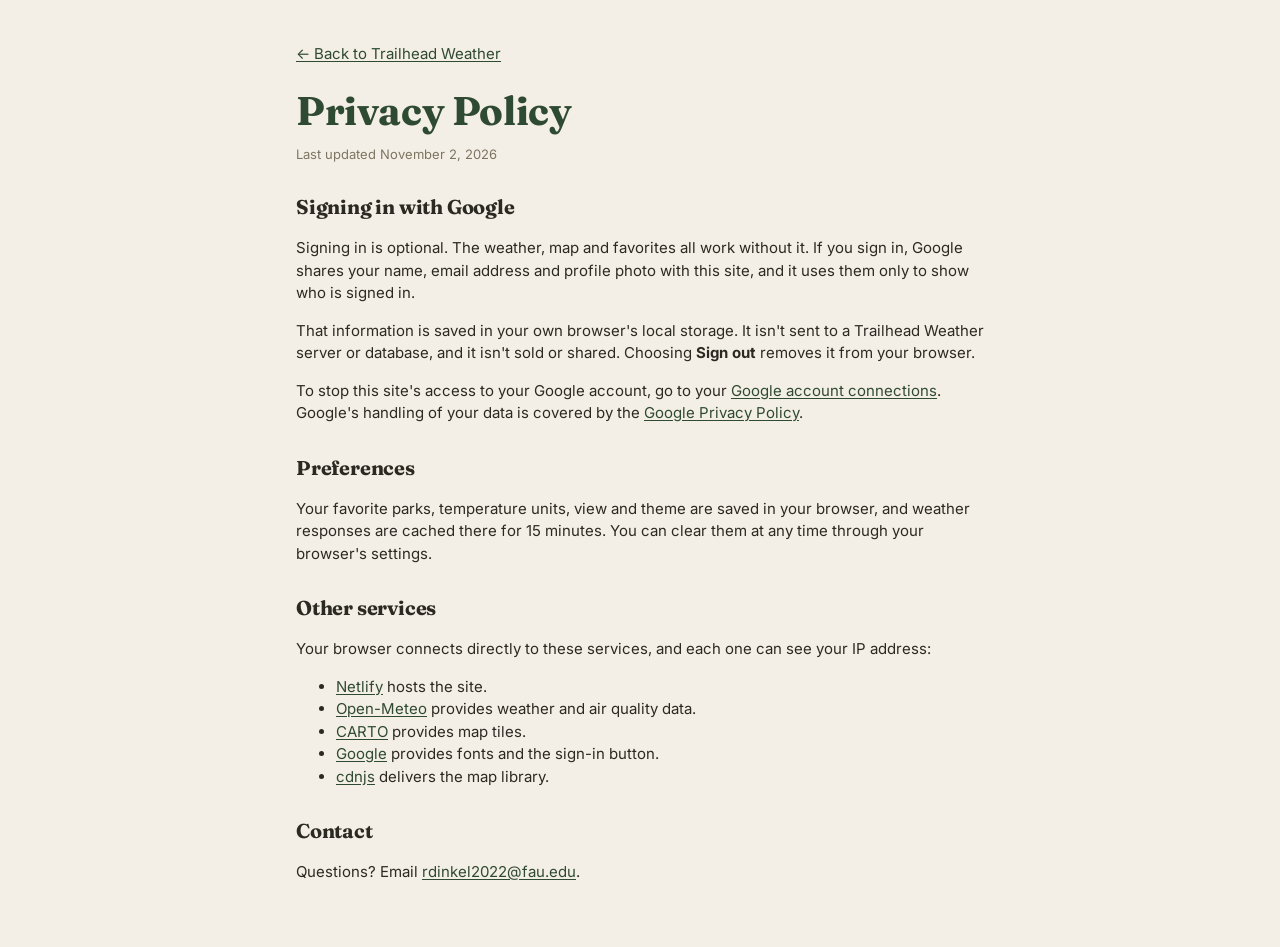
<file: privacy.html>
<!doctype html>
<html lang="en">
<head>
  <meta charset="utf-8">
  <meta name="viewport" content="width=device-width, initial-scale=1">
  <title>Privacy Policy · Trailhead Weather</title>
  <meta name="description" content="How Trailhead Weather handles your information, including optional Sign in with Google.">
  <meta name="theme-color" content="#2f4a32">
  <link rel="icon" href="assets/favicon.svg" type="image/svg+xml">
  <link rel="preconnect" href="https://fonts.googleapis.com">
  <link rel="preconnect" href="https://fonts.gstatic.com" crossorigin>
  <link href="https://fonts.googleapis.com/css2?family=Fraunces:opsz,wght@9..144,500;9..144,700&family=Inter:wght@400;500;600&display=swap" rel="stylesheet">
  <link rel="stylesheet" href="css/styles.css">
  <script>
    try {
      var t = localStorage.getItem("theme");
      if (t) document.documentElement.setAttribute("data-theme", t);
    } catch (e) {}
  </script>
</head>
<body>
  <main id="main" class="wrap policy">
    <p><a href="./">← Back to Trailhead Weather</a></p>
    <h1>Privacy Policy</h1>
    <p class="updated">Last updated November 2, 2026</p>

    <h2>Signing in with Google</h2>
    <p>Signing in is optional. The weather, map and favorites all work without it. If you sign in, Google shares your name, email address and profile photo with this site, and it uses them only to show who is signed in.</p>
    <p>That information is saved in your own browser's local storage. It isn't sent to a Trailhead Weather server or database, and it isn't sold or shared. Choosing <strong>Sign out</strong> removes it from your browser.</p>
    <p>To stop this site's access to your Google account, go to your <a href="https://myaccount.google.com/connections" rel="noopener">Google account connections</a>. Google's handling of your data is covered by the <a href="https://policies.google.com/privacy" rel="noopener">Google Privacy Policy</a>.</p>

    <h2>Preferences</h2>
    <p>Your favorite parks, temperature units, view and theme are saved in your browser, and weather responses are cached there for 15 minutes. You can clear them at any time through your browser's settings.</p>

    <h2>Other services</h2>
    <p>Your browser connects directly to these services, and each one can see your IP address:</p>
    <ul>
      <li><a href="https://www.netlify.com/privacy/" rel="noopener">Netlify</a> hosts the site.</li>
      <li><a href="https://open-meteo.com/en/terms" rel="noopener">Open-Meteo</a> provides weather and air quality data.</li>
      <li><a href="https://carto.com/privacy/" rel="noopener">CARTO</a> provides map tiles.</li>
      <li><a href="https://policies.google.com/privacy" rel="noopener">Google</a> provides fonts and the sign-in button.</li>
      <li><a href="https://cdnjs.com/" rel="noopener">cdnjs</a> delivers the map library.</li>
    </ul>

    <h2>Contact</h2>
    <p>Questions? Email <a href="mailto:rdinkel2022@fau.edu">rdinkel2022@fau.edu</a>.</p>
  </main>
</body>
</html>
</file>
<file: css/styles.css>
/* ---------- Tokens: earthy palette ---------- */
:root {
  --bg: #f4efe6;          /* parchment */
  --surface: #fbf8f2;
  --surface-2: #ede5d5;
  --ink: #2b2a22;
  --ink-2: #555041;
  --muted: #7d7562;
  --line: #dcd2bf;
  --forest: #2f4a32;
  --forest-ink: #f4efe6;
  --moss: #6b7f3a;
  --sage: #9aab89;
  --clay: #b5613a;
  --ochre: #c8963e;
  --bark: #6b4a2f;
  --slate: #5e7f8f;
  --focus: #c8963e;

  --sun: #d9a441;
  --moon: #c9c2ae;
  --cloud: #a9a391;
  --cloud-dark: #6f6a5c;
  --rain: #5e7f8f;
  --snow: #b9cdd6;

  --shadow: 0 1px 2px rgba(43, 42, 34, .06), 0 4px 14px rgba(43, 42, 34, .06);
  --radius: 14px;
  --font-body: "Inter", system-ui, -apple-system, "Segoe UI", sans-serif;
  --font-display: "Fraunces", Georgia, "Times New Roman", serif;
  color-scheme: light;
}

@media (prefers-color-scheme: dark) {
  :root:not([data-theme="light"]) {
    --bg: #1a1c16;
    --surface: #23261e;
    --surface-2: #2d3127;
    --ink: #ece6d8;
    --ink-2: #c7bfac;
    --muted: #9a927e;
    --line: #3a3e32;
    --forest: #8fb58a;
    --forest-ink: #1a1c16;
    --moss: #a9bb6e;
    --sage: #7f9170;
    --clay: #df8b62;
    --ochre: #deb563;
    --bark: #c49a72;
    --slate: #8fb0bf;
    --cloud: #8d887a;
    --cloud-dark: #5a574d;
    --moon: #d8d2c0;
    --shadow: 0 1px 2px rgba(0, 0, 0, .3), 0 6px 18px rgba(0, 0, 0, .25);
    color-scheme: dark;
  }
}
:root[data-theme="dark"] {
  --bg: #1a1c16;
  --surface: #23261e;
  --surface-2: #2d3127;
  --ink: #ece6d8;
  --ink-2: #c7bfac;
  --muted: #9a927e;
  --line: #3a3e32;
  --forest: #8fb58a;
  --forest-ink: #1a1c16;
  --moss: #a9bb6e;
  --sage: #7f9170;
  --clay: #df8b62;
  --ochre: #deb563;
  --bark: #c49a72;
  --slate: #8fb0bf;
  --cloud: #8d887a;
  --cloud-dark: #5a574d;
  --moon: #d8d2c0;
  --shadow: 0 1px 2px rgba(0, 0, 0, .3), 0 6px 18px rgba(0, 0, 0, .25);
  color-scheme: dark;
}

/* ---------- Base ---------- */
*, *::before, *::after { box-sizing: border-box; }
html { -webkit-text-size-adjust: 100%; }
body {
  margin: 0;
  background: var(--bg);
  color: var(--ink);
  font: 15px/1.5 var(--font-body);
  overflow-x: hidden;
}
a { color: var(--forest); text-underline-offset: 2px; }
h1, h2, h3 { font-family: var(--font-display); font-weight: 700; letter-spacing: -.01em; margin: 0; }
button, input, select { font: inherit; color: inherit; }
:focus-visible { outline: 2px solid var(--focus); outline-offset: 2px; }
[hidden] { display: none !important; }
.visually-hidden { position: absolute; width: 1px; height: 1px; overflow: hidden; clip: rect(0 0 0 0); white-space: nowrap; }
.skip-link { position: absolute; left: -999px; top: 8px; background: var(--forest); color: var(--forest-ink); padding: 8px 12px; border-radius: 8px; z-index: 100; }
.skip-link:focus { left: 16px; }
.wrap { max-width: 1240px; margin: 0 auto; padding: 0 16px; }
.num { text-align: right; font-variant-numeric: tabular-nums; }

/* ---------- Header ---------- */
.site-header {
  background: var(--surface);
  border-bottom: 1px solid var(--line);
  position: sticky; top: 0; z-index: 20;
}
.header-inner { display: flex; align-items: center; justify-content: space-between; gap: 12px; padding-top: 12px; padding-bottom: 12px; }
.brand { display: flex; align-items: center; gap: 10px; text-decoration: none; color: var(--ink); min-width: 0; }
.brand-mark { width: 38px; height: 38px; flex: none; }
.brand-text { display: flex; flex-direction: column; min-width: 0; }
.brand-name { font-family: var(--font-display); font-weight: 700; font-size: 20px; line-height: 1.1; }
.brand-tag { font-size: 12px; color: var(--muted); white-space: nowrap; overflow: hidden; text-overflow: ellipsis; }
.header-actions { display: flex; align-items: center; gap: 8px; flex: none; }

.seg { display: inline-flex; background: var(--surface-2); border-radius: 999px; padding: 3px; }
.seg-btn {
  border: 0; background: transparent; padding: 5px 12px; border-radius: 999px; cursor: pointer;
  font-size: 13px; font-weight: 600; color: var(--ink-2);
}
.seg-btn[aria-pressed="true"] { background: var(--forest); color: var(--forest-ink); }
.icon-btn {
  display: inline-grid; place-items: center; width: 36px; height: 36px; border-radius: 999px;
  border: 1px solid var(--line); background: var(--surface); cursor: pointer; color: var(--ink-2);
}
.icon-btn:hover { background: var(--surface-2); }
.icon-btn.spinning svg { animation: spin 1s linear infinite; }
@keyframes spin { to { transform: rotate(360deg); } }

/* ---------- Sign in with Google ---------- */
.auth { display: flex; align-items: center; gap: 8px; min-height: 32px; }
/* Google's button is an iframe; a dark color scheme paints a white box around it. */
.auth > div { color-scheme: light; }
.auth-user { display: inline-flex; align-items: center; gap: 6px; min-width: 0; }
.auth-avatar { width: 28px; height: 28px; border-radius: 999px; flex: none; }
.auth-name { max-width: 120px; font-size: 13px; font-weight: 600; color: var(--ink-2); white-space: nowrap; overflow: hidden; text-overflow: ellipsis; }
.auth-out {
  border: 1px solid var(--line); background: var(--surface); color: var(--ink-2); cursor: pointer;
  border-radius: 999px; padding: 5px 10px; font-size: 13px; font-weight: 600; white-space: nowrap;
}
.auth-out:hover { background: var(--surface-2); }

/* ---------- Intro + stats ---------- */
.intro { padding: 28px 0 14px; }
.intro h1 { font-size: clamp(28px, 4vw, 40px); color: var(--forest); }
.updated { margin: 4px 0 0; color: var(--muted); font-size: 13px; }

.error-banner {
  background: color-mix(in srgb, var(--clay) 14%, var(--surface));
  border: 1px solid color-mix(in srgb, var(--clay) 45%, transparent);
  color: var(--ink); padding: 12px 14px; border-radius: 10px; margin-bottom: 16px;
  display: flex; gap: 12px; align-items: center; justify-content: space-between; flex-wrap: wrap;
}
.error-banner button { border: 0; background: var(--clay); color: #fff; padding: 6px 14px; border-radius: 8px; cursor: pointer; font-weight: 600; }

.stats { display: grid; grid-template-columns: repeat(auto-fit, minmax(170px, 1fr)); gap: 12px; margin-bottom: 20px; }
.stat {
  background: var(--surface); border: 1px solid var(--line); border-radius: var(--radius);
  padding: 14px 16px; box-shadow: var(--shadow); text-align: left; cursor: pointer; min-width: 0;
  border-top: 4px solid var(--accent, var(--forest));
}
.stat:hover { background: var(--surface-2); }
.stat[disabled] { cursor: default; }
.stat-label { font-size: 12px; text-transform: uppercase; letter-spacing: .06em; color: var(--muted); font-weight: 600; }
.stat-value { font-family: var(--font-display); font-size: 28px; font-weight: 700; line-height: 1.15; margin-top: 4px; font-variant-numeric: tabular-nums; }
.stat-sub { font-size: 13px; color: var(--ink-2); white-space: nowrap; overflow: hidden; text-overflow: ellipsis; }

/* ---------- Toolbar ---------- */
.toolbar {
  display: flex; flex-wrap: wrap; gap: 10px 14px; align-items: flex-end;
  background: var(--surface); border: 1px solid var(--line); border-radius: var(--radius);
  padding: 12px; margin-bottom: 10px;
}
.field { display: flex; flex-direction: column; gap: 3px; min-width: 0; }
.field-label { font-size: 11px; text-transform: uppercase; letter-spacing: .06em; color: var(--muted); font-weight: 600; }
.field select, .search input {
  background: var(--bg); border: 1px solid var(--line); border-radius: 9px; padding: 8px 10px; min-height: 38px;
}
.search { flex: 1 1 220px; flex-direction: row; align-items: center; position: relative; }
.search svg { position: absolute; left: 10px; color: var(--muted); pointer-events: none; }
.search input { width: 100%; padding-left: 32px; }
.check { display: inline-flex; align-items: center; gap: 6px; font-size: 14px; color: var(--ink-2); min-height: 38px; cursor: pointer; }
.check input { accent-color: var(--forest); width: 16px; height: 16px; }
.view-seg { margin-left: auto; }
.result-count { color: var(--muted); font-size: 13px; margin: 0 0 12px; }

/* ---------- Cards ---------- */
.cards { display: grid; grid-template-columns: repeat(auto-fill, minmax(270px, 1fr)); gap: 14px; margin-bottom: 40px; }
.card {
  position: relative; background: var(--surface); border: 1px solid var(--line); border-radius: var(--radius);
  box-shadow: var(--shadow); overflow: hidden; display: flex; flex-direction: column;
  transition: transform .15s ease, box-shadow .15s ease;
}
.card:hover { transform: translateY(-2px); box-shadow: 0 2px 4px rgba(43,42,34,.08), 0 10px 24px rgba(43,42,34,.1); }
.card-open {
  all: unset; cursor: pointer; display: flex; flex-direction: column; flex: 1; padding: 14px 16px 12px;
}
.card-open:focus-visible { outline: 2px solid var(--focus); outline-offset: -2px; border-radius: var(--radius); }
.card-band { height: 5px; background: var(--temp, var(--sage)); }
.card-head { display: flex; justify-content: space-between; gap: 8px; padding-right: 26px; }
.card-name { font-family: var(--font-display); font-size: 18px; font-weight: 700; line-height: 1.2; }
.card-meta { font-size: 12px; color: var(--muted); margin-top: 2px; }
.card-now { display: flex; align-items: center; gap: 10px; margin: 12px 0 6px; }
.card-temp { font-family: var(--font-display); font-size: 40px; font-weight: 700; line-height: 1; font-variant-numeric: tabular-nums; }
.card-cond { font-size: 14px; color: var(--ink-2); line-height: 1.3; }
.card-cond small { display: block; color: var(--muted); font-size: 12px; }
.card-facts { display: grid; grid-template-columns: repeat(3, 1fr); gap: 6px; font-size: 12px; color: var(--muted); border-top: 1px dashed var(--line); padding-top: 8px; margin-top: auto; }
.card-facts b { display: block; color: var(--ink); font-size: 13px; font-weight: 600; font-variant-numeric: tabular-nums; }
.mini-week { display: flex; gap: 2px; margin: 8px 0 10px; }
.mini-day { flex: 1; text-align: center; font-size: 11px; color: var(--muted); }
.mini-day .wx-icon { display: block; margin: 0 auto; }
.mini-day b { display: block; color: var(--ink); font-weight: 600; font-size: 12px; }
.fav-btn {
  position: absolute; top: 14px; right: 10px; border: 0; background: transparent; cursor: pointer; padding: 4px;
  color: var(--muted); z-index: 1; line-height: 0; border-radius: 6px;
}
.fav-btn[aria-pressed="true"] { color: var(--ochre); }
.fav-btn svg { width: 20px; height: 20px; }

.chips { display: flex; flex-wrap: wrap; gap: 4px; margin-top: 6px; }
.chip {
  font-size: 11px; font-weight: 600; padding: 2px 8px; border-radius: 999px;
  background: color-mix(in srgb, var(--c, var(--clay)) 16%, transparent); color: var(--c, var(--clay));
  border: 1px solid color-mix(in srgb, var(--c, var(--clay)) 35%, transparent);
  white-space: nowrap;
}
.chip-heat { --c: var(--clay); }
.chip-cold, .chip-snow { --c: var(--slate); }
.chip-storm, .chip-wind { --c: var(--bark); }
.chip-rain { --c: var(--slate); }
.chip-uv { --c: var(--ochre); }

.skeleton { min-height: 240px; background: linear-gradient(90deg, var(--surface) 0%, var(--surface-2) 50%, var(--surface) 100%); background-size: 200% 100%; animation: shimmer 1.4s infinite; }
@keyframes shimmer { to { background-position: -200% 0; } }
.empty { grid-column: 1 / -1; text-align: center; color: var(--muted); padding: 40px 0; }

/* ---------- Map ---------- */
.map-view { margin-bottom: 40px; }
#map { height: min(70vh, 620px); border-radius: var(--radius); border: 1px solid var(--line); background: var(--surface-2); z-index: 0; }
.temp-pin {
  display: inline-block; padding: 2px 7px; border-radius: 999px; background: var(--temp); color: #fff;
  font: 600 12px/1.4 var(--font-body); border: 2px solid rgba(255,255,255,.85); box-shadow: 0 1px 4px rgba(0,0,0,.35);
  white-space: nowrap; transform: translate(-50%, -50%); cursor: pointer;
}
.leaflet-container { font-family: var(--font-body); }
.leaflet-tooltip { font-family: var(--font-body); }
.legend { display: flex; align-items: center; gap: 8px; font-size: 12px; color: var(--muted); margin-top: 8px; flex-wrap: wrap; }
.legend-bar { height: 10px; flex: 1 1 200px; max-width: 360px; border-radius: 999px; }

/* ---------- Table ---------- */
.table-view { margin-bottom: 40px; }
.table-scroll { overflow-x: auto; border: 1px solid var(--line); border-radius: var(--radius); background: var(--surface); }
.park-table { width: 100%; border-collapse: collapse; font-size: 14px; min-width: 900px; }
.park-table th { text-align: left; font-size: 11px; text-transform: uppercase; letter-spacing: .06em; color: var(--muted); padding: 10px 12px; background: var(--surface-2); position: sticky; top: 0; }
.park-table th.num { text-align: right; }
.park-table td { padding: 9px 12px; border-top: 1px solid var(--line); vertical-align: middle; }
.park-table td.num { white-space: nowrap; }
.park-table tbody tr { cursor: pointer; }
.park-table tbody tr:hover, .park-table tbody tr:focus-visible { background: var(--surface-2); }
.park-table .t-name { font-weight: 600; }
.park-table .t-name small { display: block; font-weight: 400; color: var(--muted); }
.t-cond { display: flex; align-items: center; gap: 6px; white-space: nowrap; }
.temp-dot { display: inline-block; width: 9px; height: 9px; border-radius: 50%; background: var(--temp); margin-right: 6px; vertical-align: middle; }

/* ---------- Detail dialog ---------- */
.detail {
  width: min(880px, calc(100vw - 24px)); max-height: calc(100vh - 32px); padding: 0; border: 1px solid var(--line);
  border-radius: 18px; background: var(--surface); color: var(--ink); box-shadow: 0 20px 60px rgba(0,0,0,.35);
}
.detail::backdrop { background: rgba(26, 28, 22, .55); backdrop-filter: blur(2px); }
.detail-inner { padding: 0 0 20px; }
.detail-hero { background: var(--forest); color: var(--forest-ink); padding: 20px 22px 18px; position: relative; }
.detail-hero .close {
  position: absolute; top: 12px; right: 12px; border: 0; width: 34px; height: 34px; border-radius: 999px; cursor: pointer;
  background: color-mix(in srgb, var(--forest-ink) 18%, transparent); color: var(--forest-ink); font-size: 20px; line-height: 1;
}
.detail-hero h2 { font-size: clamp(24px, 4vw, 32px); padding-right: 40px; }
.detail-hero p { margin: 4px 0 0; opacity: .85; font-size: 14px; }
.detail-now { display: flex; align-items: center; gap: 14px; margin-top: 14px; flex-wrap: wrap; }
.detail-now .big { font-family: var(--font-display); font-size: 56px; font-weight: 700; line-height: 1; font-variant-numeric: tabular-nums; }
.detail-now .wx-icon { background: color-mix(in srgb, var(--forest-ink) 88%, transparent); border-radius: 14px; padding: 6px; }
.detail-now .cond { font-size: 16px; }
.detail-now .cond small { display: block; opacity: .8; font-size: 13px; }
.detail-hero .chips .chip { background: var(--forest-ink); }
.detail-section { padding: 18px 22px 0; }
.detail-section h3 { font-size: 17px; margin-bottom: 10px; color: var(--forest); }
.facts { display: grid; grid-template-columns: repeat(auto-fill, minmax(140px, 1fr)); gap: 10px; }
.fact { background: var(--bg); border: 1px solid var(--line); border-radius: 10px; padding: 10px 12px; min-width: 0; }
.fact span { display: block; font-size: 11px; text-transform: uppercase; letter-spacing: .06em; color: var(--muted); font-weight: 600; }
.fact b { font-size: 16px; font-weight: 600; font-variant-numeric: tabular-nums; }
.fact small { display: block; color: var(--muted); font-size: 12px; }
.aqi-good { color: var(--moss); } .aqi-mod { color: var(--ochre); } .aqi-usg, .aqi-bad { color: var(--clay); } .aqi-vbad { color: #8c3b24; } .aqi-na { color: var(--muted); }

.week { display: grid; grid-template-columns: repeat(7, minmax(0, 1fr)); gap: 6px; }
.day { background: var(--bg); border: 1px solid var(--line); border-radius: 10px; padding: 8px 4px; text-align: center; font-size: 12px; min-width: 0; }
.day .dname { font-weight: 600; color: var(--ink-2); }
.day .wx-icon { display: block; margin: 4px auto; }
.day .hi { font-weight: 700; font-size: 15px; font-variant-numeric: tabular-nums; }
.day .lo { color: var(--muted); font-variant-numeric: tabular-nums; }
.day .pp { color: var(--slate); font-size: 11px; margin-top: 2px; }
.range-bar { height: 4px; border-radius: 999px; margin: 5px 6px 0; background: var(--surface-2); position: relative; }
.range-bar i { position: absolute; top: 0; bottom: 0; border-radius: 999px; }

.chart-wrap { position: relative; background: var(--bg); border: 1px solid var(--line); border-radius: 12px; padding: 8px 6px 4px; }
.chart-wrap svg { display: block; width: 100%; height: auto; touch-action: pan-y; }
.chart-readout { font-size: 13px; color: var(--ink-2); min-height: 20px; padding: 0 8px 4px; font-variant-numeric: tabular-nums; }
.chart-legend { display: flex; gap: 14px; font-size: 12px; color: var(--muted); padding: 6px 8px 2px; }
.chart-legend i { display: inline-block; width: 10px; height: 10px; border-radius: 2px; margin-right: 5px; vertical-align: -1px; }
.detail-links { display: flex; gap: 14px; flex-wrap: wrap; font-size: 14px; }
.loading-line { color: var(--muted); font-size: 14px; }

/* ---------- Footer ---------- */
.site-footer { border-top: 1px solid var(--line); background: var(--surface); color: var(--muted); font-size: 13px; padding: 18px 0 26px; }
.site-footer p { margin: 4px 0; }

/* ---------- Privacy policy ---------- */
.policy { max-width: 720px; padding-top: 28px; padding-bottom: 48px; }
.policy h1 { font-size: clamp(28px, 4vw, 40px); color: var(--forest); }
.policy h2 { margin-top: 28px; font-size: 20px; }

/* ---------- Small screens ---------- */
@media (max-width: 640px) {
  .brand-tag { display: none; }
  .header-inner { flex-wrap: wrap; }
  .auth-name { display: none; }
  .brand-name { font-size: 17px; }
  .seg-btn { padding: 5px 10px; }
  .view-seg { margin-left: 0; width: 100%; }
  .view-seg .seg-btn { flex: 1; }
  .search { flex-basis: 100%; }
  .field { flex: 1 1 140px; }
  .field select { width: 100%; }
  .week { grid-template-columns: repeat(4, minmax(0, 1fr)); }
  .detail { width: calc(100vw - 16px); max-height: calc(100vh - 16px); }
  .detail-section, .detail-hero { padding-left: 16px; padding-right: 16px; }
  .detail-now .big { font-size: 46px; }
}
@media (prefers-reduced-motion: reduce) {
  *, *::before, *::after { animation: none !important; transition: none !important; }
}
</file>
